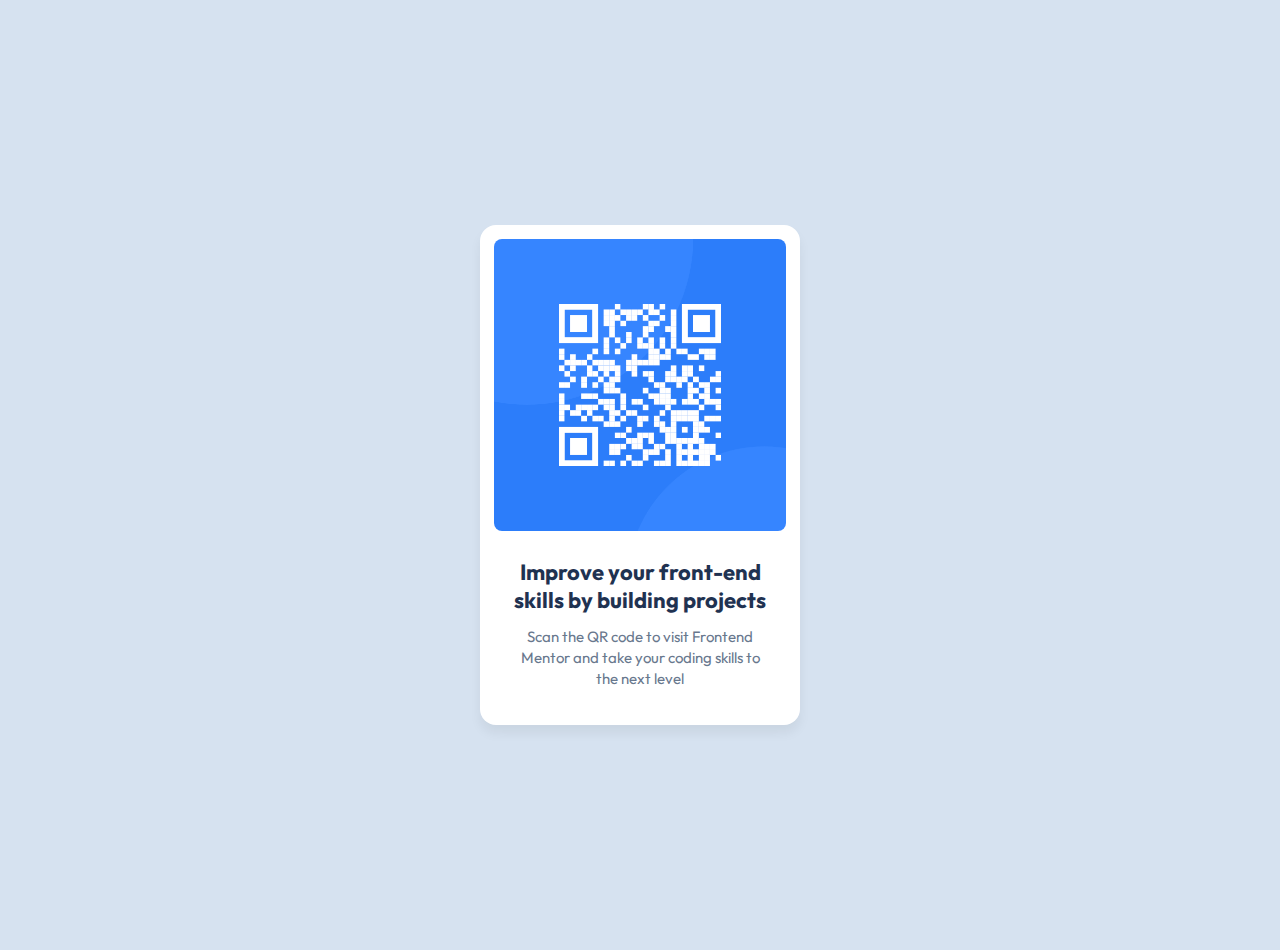
<file: qr-code-component-main/index.html>
<!DOCTYPE html>
<html lang="en">
  <head>
    <meta charset="UTF-8" />
    <meta name="viewport" content="width=device-width, initial-scale=1.0" />
    <!-- displays site properly based on user's device -->

    <link rel="preconnect" href="https://fonts.googleapis.com" />
    <link rel="preconnect" href="https://fonts.gstatic.com" crossorigin />
    <link rel="preconnect" href="https://fonts.googleapis.com" />
    <link rel="preconnect" href="https://fonts.gstatic.com" crossorigin />
    <link
      href="https://fonts.googleapis.com/css2?family=Outfit:wght@100..900&display=swap"
      rel="stylesheet"
    />

    <link
      rel="icon"
      type="image/png"
      sizes="32x32"
      href="./images/favicon-32x32.png"
    />
    <link rel="stylesheet" href="css/styles.css" />

    <title>Frontend Mentor | QR code component</title>
  </head>
  <body>
    <main>
      <article class="card">
        <img class="card-img" src="images/image-qr-code.png" alt="A QR-Code" />
        <div class="info">
          <h1 class="card-title">
            Improve your front-end skills by building projects
          </h1>
          <p class="card-description">
            Scan the QR code to visit Frontend Mentor and take your coding
            skills to the next level
          </p>
        </div>
      </article>

      <div class="attribution">
        Challenge by
        <a href="https://www.frontendmentor.io?ref=challenge" target="_blank"
          >Frontend Mentor</a
        >. Coded by <a href="#">Your Name Here</a>.
      </div>
    </main>
  </body>
</html>
</file>
<file: qr-code-component-main/css/styles.css>
/* 
--- 01 TYPOGRAPHY SYSTEM
- FONT SIZE SYSTEM (px)
10 / 12 / 14 / 16 / 18 / 20 / 24 / 30 / 36 / 44 / 52 / 62 / 74 / 86 / 98

- Font weights
Default: 400
Bold: 700

- Line heights 
Default: 1
Small: 1.05
Medium: 1.2
Paragraph default: 1.6
large: 1.8

- Letter spacing
-0.5px
0.75px

--- 02 COLORS
- Primary:  rgba(31, 50, 81, 1)
- Tints: 
rgba(214, 226, 240, 1)
rgba(104, 119, 141, 1)

- Shades: 
- Accents:
- Greys 

#888
#767676 (lightets grey allowed on #fff)
#6f6f6f (lightets grey allowed on #fdf2e9)
#555
#333

--- 05 SHADOWS

0 0.8rem 1.2rem rgba(0, 0, 0, 0.06);


--- 06 BORDER-RADIUS

Default: 6px
Medium: 12px

--- 07 WHITE-SPACE
- SPACING SYSTEM (px)
2 / 4 / 8 / 12 / 16 / 24 / 32 / 48 / 64 / 80 / 96 / 128
*/

.attribution {
  font-size: 11px;
  text-align: center;
  display: none;
}
.attribution a {
  color: #3e52a3;
}

* {
  margin: 0;
  padding: 0;
  box-sizing: border-box;
}

html {
  font-size: 62.5%;
}

body {
  color: rgba(31, 50, 81, 1);
  background-color: rgba(214, 226, 240, 1);
  font-family: "Outfit", sans-serif;
  font-weight: 400;
}

.card {
  height: 50rem;
  width: 32rem;
  background-color: #fff;
  margin: 25vh auto;
  box-shadow: 0 0.8rem 1.2rem rgba(0, 0, 0, 0.06);
  text-align: center;
  padding: 1.4rem;
  border-radius: 16px;
}

.card-img {
  width: 100%;
  border-radius: 8px;
  margin-bottom: 2.4rem;
}

.card-title {
  font-size: 2.2rem;
  font-weight: 700;
  margin-bottom: 1.2rem;
  padding: 0 1.6rem;
}

.card-description {
  display: inline-block;
  color: rgba(104, 119, 141, 1);
  font-size: 1.5rem;
  line-height: 1.4;
  padding: 0 1.6rem;
  margin-bottom: 1.6rem;
}
</file>
